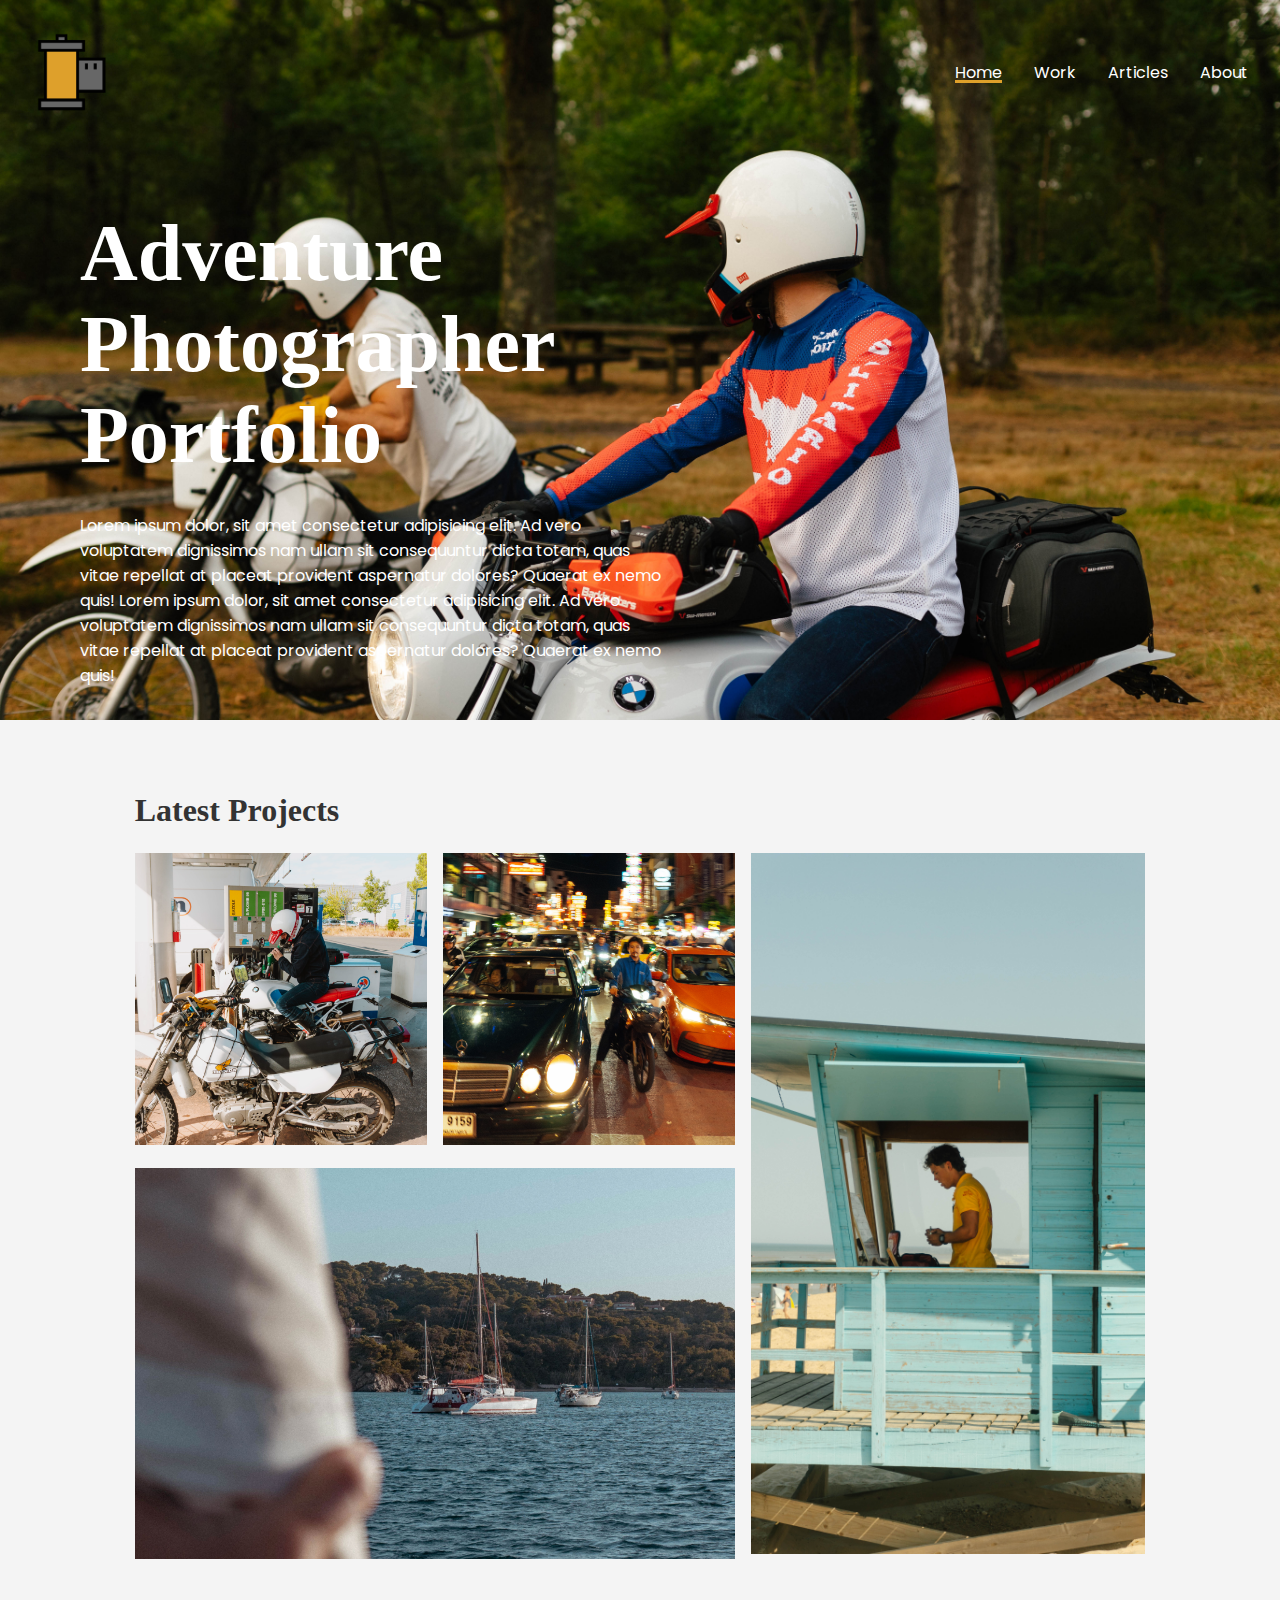
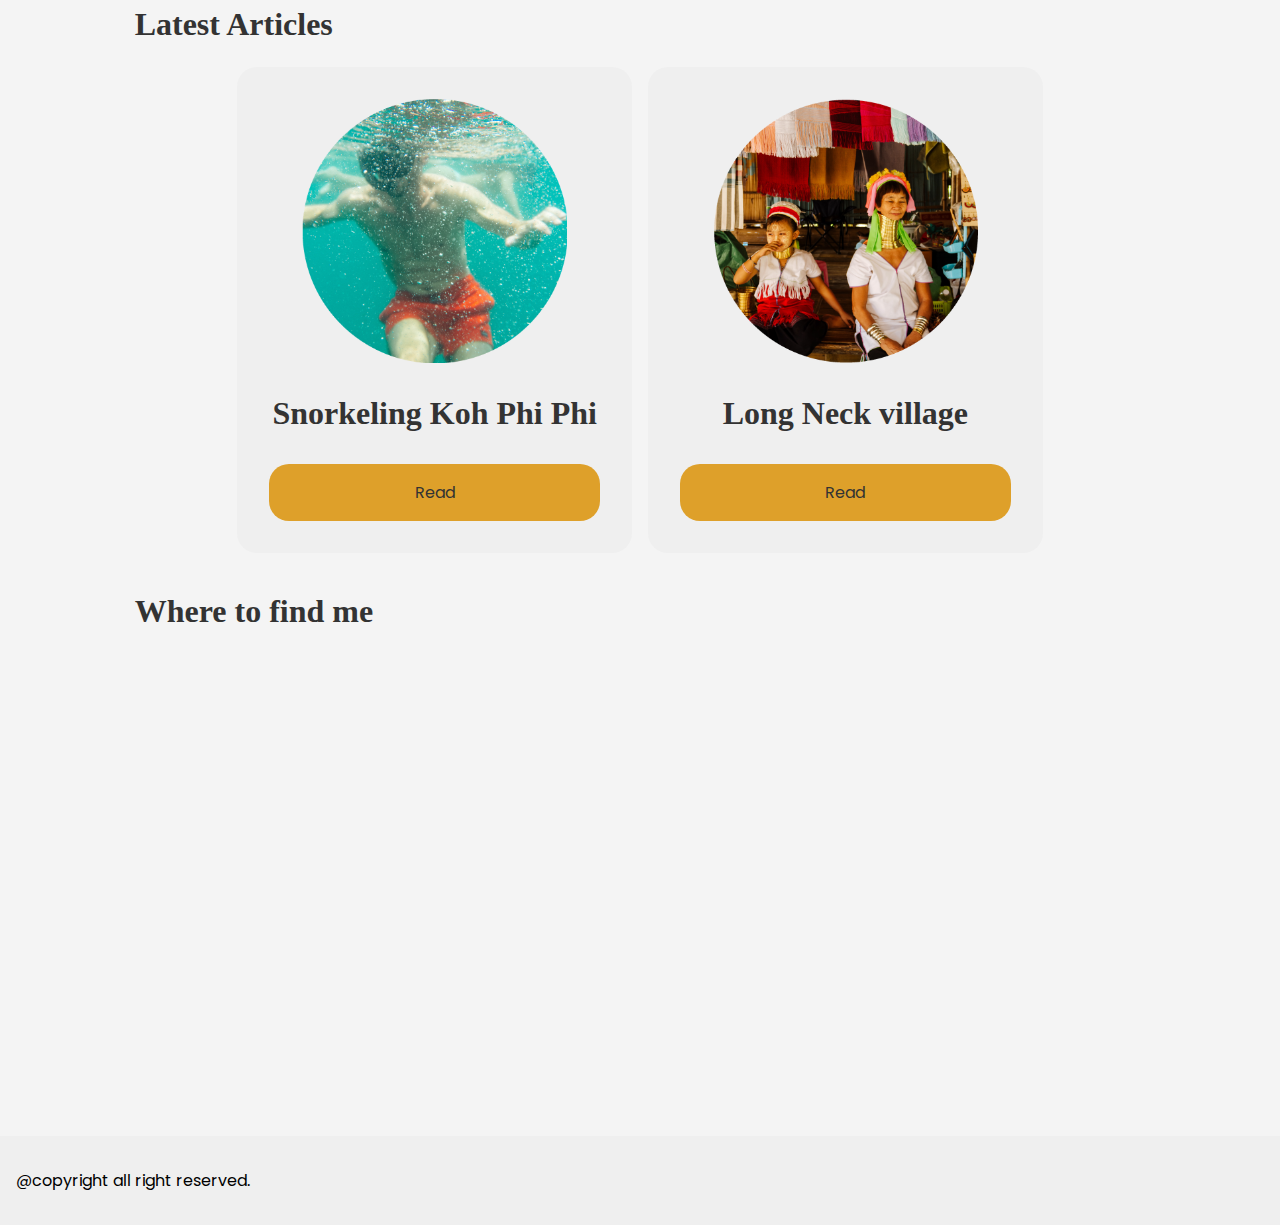
<file: index.html>
<!DOCTYPE html>
<html lang="en">
<head>
    <meta charset="UTF-8">
    <meta name="viewport" content="width=device-width, initial-scale=1.0">
    <title>Adventure Photographer TH</title>
    <link rel="stylesheet" href="style.css">
    <link rel="preconnect" href="https://fonts.googleapis.com">
    <link rel="preconnect" href="https://fonts.gstatic.com" crossorigin>
    <link href="https://fonts.googleapis.com/css2?family=Poppins:ital,wght@0,100;0,200;0,300;0,400;0,500;0,600;0,700;0,800;0,900;1,100;1,200;1,300;1,400;1,500;1,600;1,700;1,800;1,900&display=swap" rel="stylesheet">
    <link rel="preconnect" href="https://fonts.googleapis.com">
    <link rel="preconnect" href="https://fonts.gstatic.com" crossorigin>
    <link href="https://fonts.googleapis.com/css2?family=Alfa+Slab+One&family=Jomhuria&family=Poppins:ital,wght@0,100;0,200;0,300;0,400;0,500;0,600;0,700;0,800;0,900;1,100;1,200;1,300;1,400;1,500;1,600;1,700;1,800;1,900&display=swap" rel="stylesheet">
</head>
<body>
    <header>
        <nav>
            <a href="index.html"><img src="images/logo.png" alt="Thomas Humbert logo"></a>
            <ul>
                <li class="selected"><a href="#">Home</a></li>
                <li><a href="https://www.instagram.com/tom.hmbrt/">Work</a></li>
                <li><a href="articles.html">Articles</a></li>
                <li><a href="about.html">About</a></li>
            </ul>
        </nav>
        <section>
            <h1>Adventure Photographer Portfolio</h1>
            <p>Lorem ipsum dolor, sit amet consectetur adipisicing elit.
               Ad vero voluptatem dignissimos nam ullam sit consequuntur dicta totam,
               quas vitae repellat at placeat provident aspernatur dolores? Quaerat ex nemo quis!
                Lorem ipsum dolor, sit amet consectetur adipisicing elit.
               Ad vero voluptatem dignissimos nam ullam sit consequuntur dicta totam,
               quas vitae repellat at placeat provident aspernatur dolores? Quaerat ex nemo quis!
            </p>
        </section>
    </header>
    <main>
        <section>
            <h2>Latest Projects</h2>
            <a href="https://www.instagram.com/tom.hmbrt/"><img src="images/img2.jpg" alt="motorcycle at gas pump"></a>
            <a href="https://www.instagram.com/tom.hmbrt/"><img src="images/img3.jpg" alt="bangkok by night"></a>
            <a href="https://www.instagram.com/tom.hmbrt/"><img src="images/img4.jpg" alt="lifeguard station on the beach"></a>
            <a href="https://www.instagram.com/tom.hmbrt/"><img src="images/img8.jpg" alt="two offroad motorcycle"></a>
        </section>
        <section class="articles">
            <h2>Latest Articles</h2>
            <article>
                <img src="images/img6.png" alt="#">
                <h3>Snorkeling Koh Phi Phi</h3>
                <a href="article1.html">Read</a>
            </article>
            <article>
                <img src="images/img7.png" alt="#">
                <h3>Long Neck village</h3>
                <a href="article1.html">Read</a>
            </article>
        </section>
        <section>
            <h2>Where to find me</h2>
            <iframe src="https://www.google.com/maps/embed?pb=!1m14!1m12!1m3!1d5096.873872497462!2d-0.5705960908944463!3d44.86905529290716!2m3!1f0!2f0!3f0!3m2!1i1024!2i768!4f13.1!5e1!3m2!1sfr!2sfr!4v1727723088338!5m2!1sfr!2sfr" width="600" height="450" style="border:0;" allowfullscreen="" loading="lazy" referrerpolicy="no-referrer-when-downgrade"></iframe>
        </section>
    </main>
    <footer>
        <p>@copyright all right reserved.</p>
    </footer>
</body>
</html>
</file>
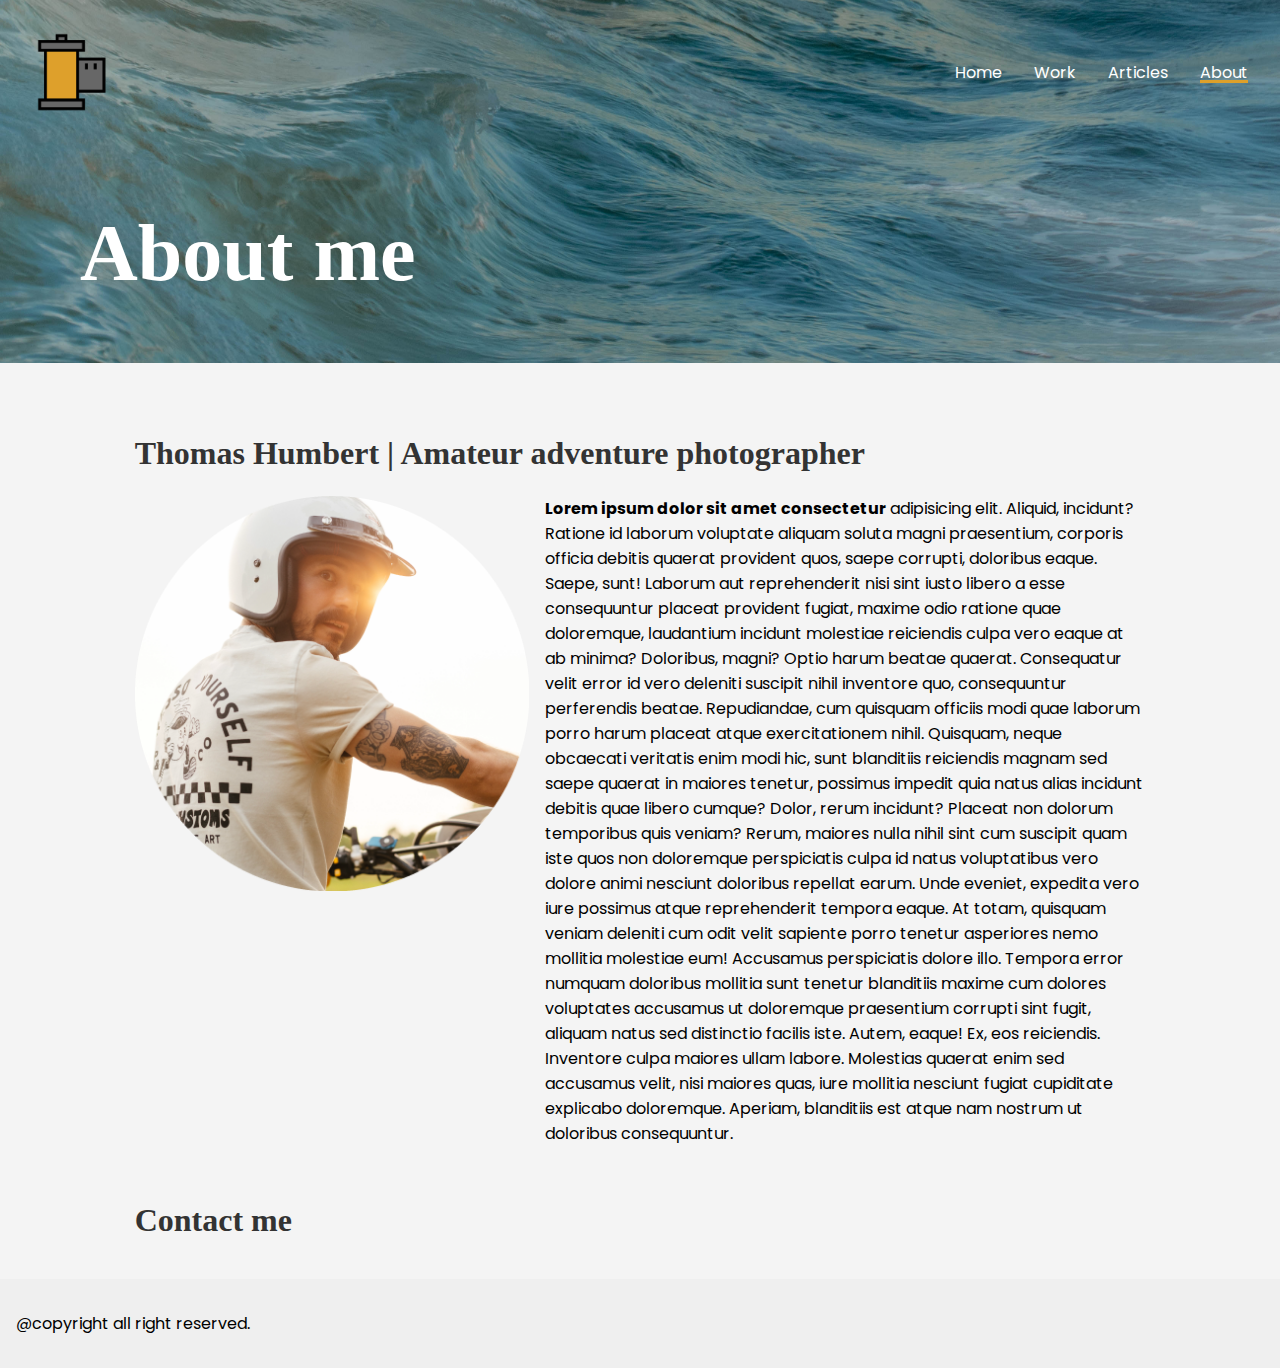
<file: about.html>
<!DOCTYPE html>
<html lang="en">
<head>
    <meta charset="UTF-8">
    <meta name="viewport" content="width=device-width, initial-scale=1.0">
    <title>Adventure Photographer TH</title>
    <link rel="stylesheet" href="style.css">
    <link rel="preconnect" href="https://fonts.googleapis.com">
    <link rel="preconnect" href="https://fonts.gstatic.com" crossorigin>
    <link href="https://fonts.googleapis.com/css2?family=Poppins:ital,wght@0,100;0,200;0,300;0,400;0,500;0,600;0,700;0,800;0,900;1,100;1,200;1,300;1,400;1,500;1,600;1,700;1,800;1,900&display=swap" rel="stylesheet">
    <link rel="preconnect" href="https://fonts.googleapis.com">
    <link rel="preconnect" href="https://fonts.gstatic.com" crossorigin>
    <link href="https://fonts.googleapis.com/css2?family=Alfa+Slab+One&family=Jomhuria&family=Poppins:ital,wght@0,100;0,200;0,300;0,400;0,500;0,600;0,700;0,800;0,900;1,100;1,200;1,300;1,400;1,500;1,600;1,700;1,800;1,900&display=swap" rel="stylesheet">
</head>
<body>
    <header class="about">
        <nav>
            <a href="index.html"><img src="images/logo.png" alt="Thomas Humbert logo"></a>
            <ul>
                <li><a href="index.html">Home</a></li>
                <li><a href="https://www.instagram.com/tom.hmbrt/">Work</a></li>
                <li><a href="articles.html">Articles</a></li>
                <li class="selected"><a href="about.html">About</a></li>
            </ul>
        </nav>
        <section>
            <h1>About me</h1>
        </section>
    </header>
    <main>
        <section class="text-img">
            <h2>Thomas Humbert | Amateur adventure photographer</h2>
            <img src="images/imgyo.png">
            <p><strong>Lorem ipsum dolor sit amet consectetur</strong> adipisicing elit. Aliquid, incidunt? Ratione id laborum voluptate aliquam soluta magni praesentium, corporis officia debitis quaerat provident quos, saepe corrupti, doloribus eaque. Saepe, sunt!
            Laborum aut reprehenderit nisi sint iusto libero a esse consequuntur placeat provident fugiat, maxime odio ratione quae doloremque, laudantium incidunt molestiae reiciendis culpa vero eaque at ab minima? Doloribus, magni?
            Optio harum beatae quaerat. Consequatur velit error id vero deleniti suscipit nihil inventore quo, consequuntur perferendis beatae. Repudiandae, cum quisquam officiis modi quae laborum porro harum placeat atque exercitationem nihil.
            Quisquam, neque obcaecati veritatis enim modi hic, sunt blanditiis reiciendis magnam sed saepe quaerat in maiores tenetur, possimus impedit quia natus alias incidunt debitis quae libero cumque? Dolor, rerum incidunt?
            Placeat non dolorum temporibus quis veniam? Rerum, maiores nulla nihil sint cum suscipit quam iste quos non doloremque perspiciatis culpa id natus voluptatibus vero dolore animi nesciunt doloribus repellat earum.
            Unde eveniet, expedita vero iure possimus atque reprehenderit tempora eaque. At totam, quisquam veniam deleniti cum odit velit sapiente porro tenetur asperiores nemo mollitia molestiae eum! Accusamus perspiciatis dolore illo.
            Tempora error numquam doloribus mollitia sunt tenetur blanditiis maxime cum dolores voluptates accusamus ut doloremque praesentium corrupti sint fugit, aliquam natus sed distinctio facilis iste. Autem, eaque! Ex, eos reiciendis.
            Inventore culpa maiores ullam labore. Molestias quaerat enim sed accusamus velit, nisi maiores quas, iure mollitia nesciunt fugiat cupiditate explicabo doloremque. Aperiam, blanditiis est atque nam nostrum ut doloribus consequuntur.
            </p>
        </section>
        <section>
            <h2>Contact me</h2>
        </section>
    </main>
    <footer>
        <p>@copyright all right reserved.</p>
    </footer>
</body>
</html>
</file>
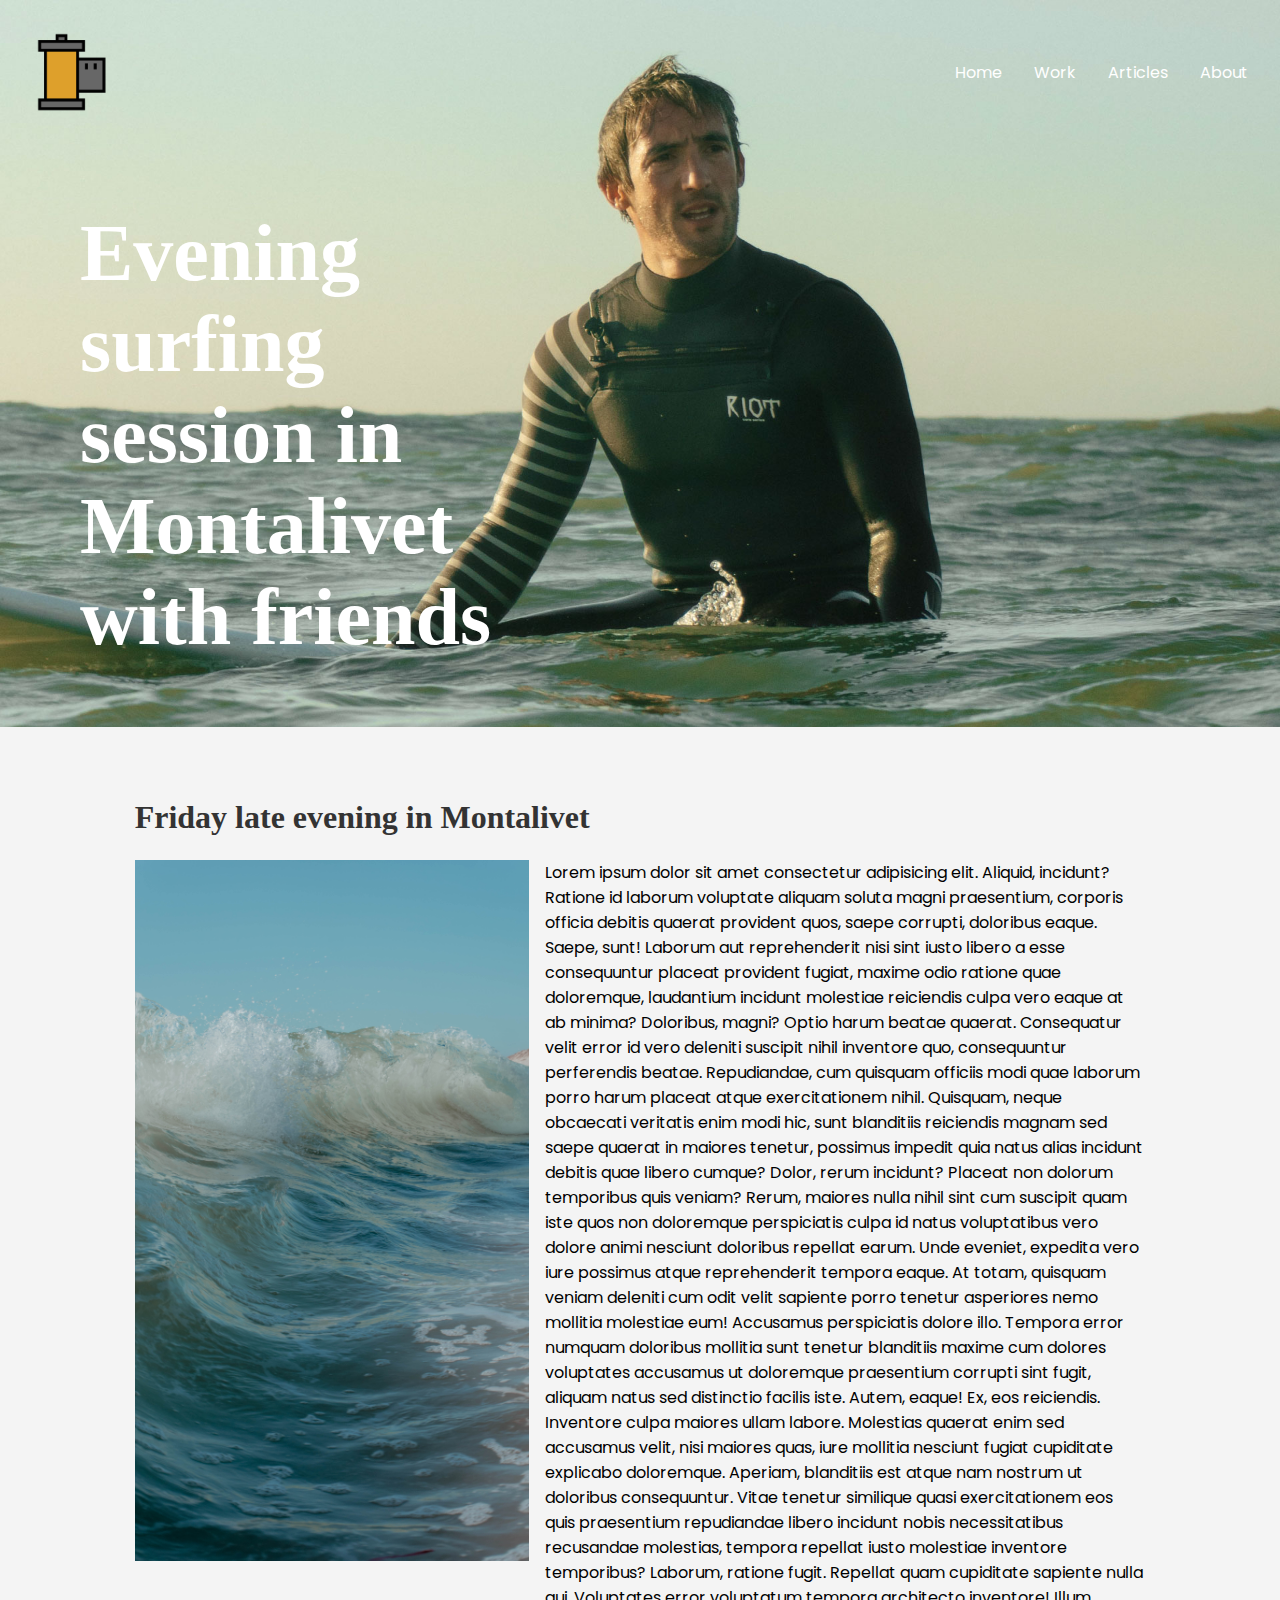
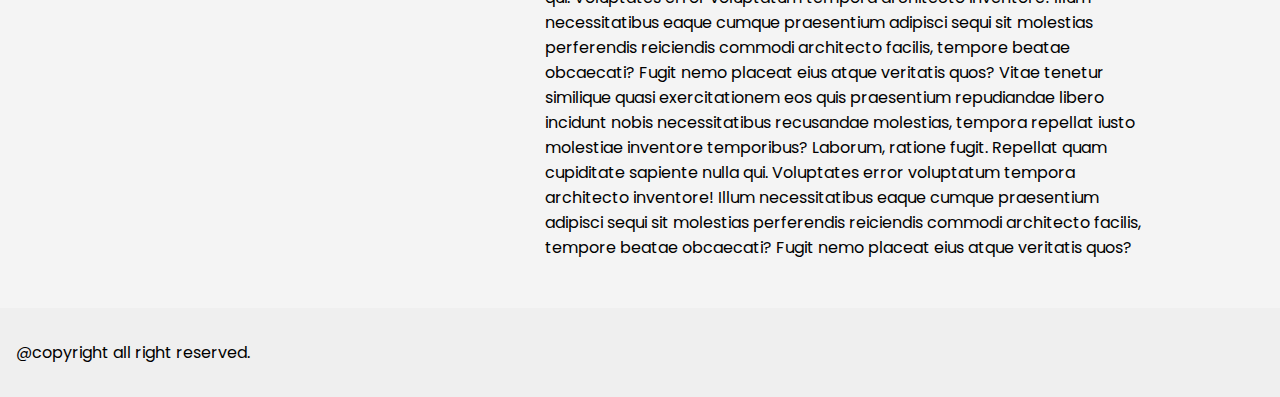
<file: article1.html>
<!DOCTYPE html>
<html lang="en">
<head>
    <meta charset="UTF-8">
    <meta name="viewport" content="width=device-width, initial-scale=1.0">
    <title>Adventure Photographer TH</title>
    <link rel="stylesheet" href="style.css">
    <link rel="preconnect" href="https://fonts.googleapis.com">
    <link rel="preconnect" href="https://fonts.gstatic.com" crossorigin>
    <link href="https://fonts.googleapis.com/css2?family=Poppins:ital,wght@0,100;0,200;0,300;0,400;0,500;0,600;0,700;0,800;0,900;1,100;1,200;1,300;1,400;1,500;1,600;1,700;1,800;1,900&display=swap" rel="stylesheet">
    <link rel="preconnect" href="https://fonts.googleapis.com">
    <link rel="preconnect" href="https://fonts.gstatic.com" crossorigin>
    <link href="https://fonts.googleapis.com/css2?family=Alfa+Slab+One&family=Jomhuria&family=Poppins:ital,wght@0,100;0,200;0,300;0,400;0,500;0,600;0,700;0,800;0,900;1,100;1,200;1,300;1,400;1,500;1,600;1,700;1,800;1,900&display=swap" rel="stylesheet">
</head>
<body>
    <header class="article1">
        <nav>
            <a href="index.html"><img src="images/logo.png" alt="ADV photo"></a>
            <ul>
                <li><a href="index.html">Home</a></li>
                <li><a href="https://www.instagram.com/tom.hmbrt/">Work</a></li>
                <li><a href="articles.html">Articles</a></li>
                <li><a href="about.html">About</a></li>
            </ul>
        </nav>
        <section>
            <h1>Evening surfing session in Montalivet with friends</h1>
        </section>
    </header>
    <main>
        <section class="text-img">
            <h2>Friday late evening in Montalivet</h2>
            <img src="images/img12.jpg">
            <p>Lorem ipsum dolor sit amet consectetur adipisicing elit. Aliquid, incidunt? Ratione id laborum voluptate aliquam soluta magni praesentium, corporis officia debitis quaerat provident quos, saepe corrupti, doloribus eaque. Saepe, sunt!
            Laborum aut reprehenderit nisi sint iusto libero a esse consequuntur placeat provident fugiat, maxime odio ratione quae doloremque, laudantium incidunt molestiae reiciendis culpa vero eaque at ab minima? Doloribus, magni?
            Optio harum beatae quaerat. Consequatur velit error id vero deleniti suscipit nihil inventore quo, consequuntur perferendis beatae. Repudiandae, cum quisquam officiis modi quae laborum porro harum placeat atque exercitationem nihil.
            Quisquam, neque obcaecati veritatis enim modi hic, sunt blanditiis reiciendis magnam sed saepe quaerat in maiores tenetur, possimus impedit quia natus alias incidunt debitis quae libero cumque? Dolor, rerum incidunt?
            Placeat non dolorum temporibus quis veniam? Rerum, maiores nulla nihil sint cum suscipit quam iste quos non doloremque perspiciatis culpa id natus voluptatibus vero dolore animi nesciunt doloribus repellat earum.
            Unde eveniet, expedita vero iure possimus atque reprehenderit tempora eaque. At totam, quisquam veniam deleniti cum odit velit sapiente porro tenetur asperiores nemo mollitia molestiae eum! Accusamus perspiciatis dolore illo.
            Tempora error numquam doloribus mollitia sunt tenetur blanditiis maxime cum dolores voluptates accusamus ut doloremque praesentium corrupti sint fugit, aliquam natus sed distinctio facilis iste. Autem, eaque! Ex, eos reiciendis.
            Inventore culpa maiores ullam labore. Molestias quaerat enim sed accusamus velit, nisi maiores quas, iure mollitia nesciunt fugiat cupiditate explicabo doloremque. Aperiam, blanditiis est atque nam nostrum ut doloribus consequuntur.
            Vitae tenetur similique quasi exercitationem eos quis praesentium repudiandae libero incidunt nobis necessitatibus recusandae molestias, tempora repellat iusto molestiae inventore temporibus? Laborum, ratione fugit. Repellat quam cupiditate sapiente nulla qui.
            Voluptates error voluptatum tempora architecto inventore! Illum necessitatibus eaque cumque praesentium adipisci sequi sit molestias perferendis reiciendis commodi architecto facilis, tempore beatae obcaecati? Fugit nemo placeat eius atque veritatis quos?
            Vitae tenetur similique quasi exercitationem eos quis praesentium repudiandae libero incidunt nobis necessitatibus recusandae molestias, tempora repellat iusto molestiae inventore temporibus? Laborum, ratione fugit. Repellat quam cupiditate sapiente nulla qui.
            Voluptates error voluptatum tempora architecto inventore! Illum necessitatibus eaque cumque praesentium adipisci sequi sit molestias perferendis reiciendis commodi architecto facilis, tempore beatae obcaecati? Fugit nemo placeat eius atque veritatis quos?
            </p>
        </section>
    </main>
    <footer>
        <p>@copyright all right reserved.</p>
    </footer>
</body>
</html>
</file>
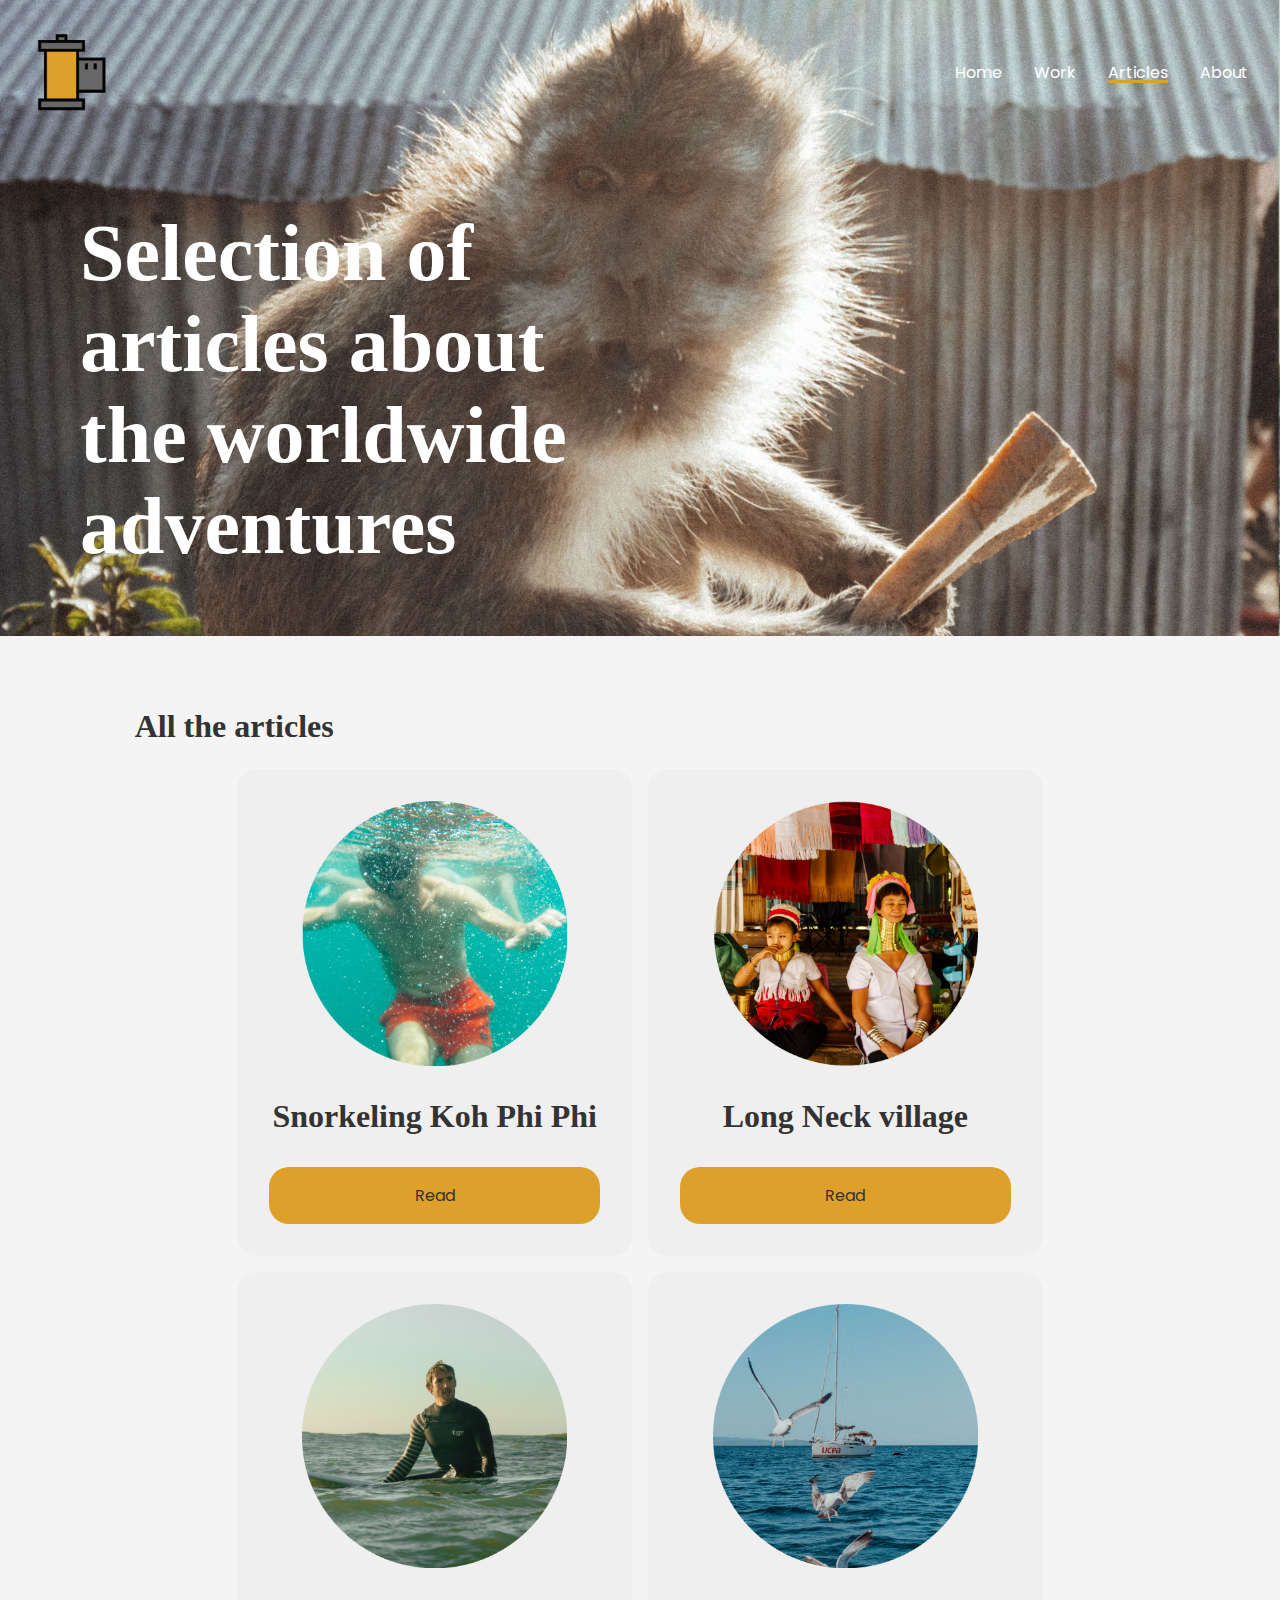
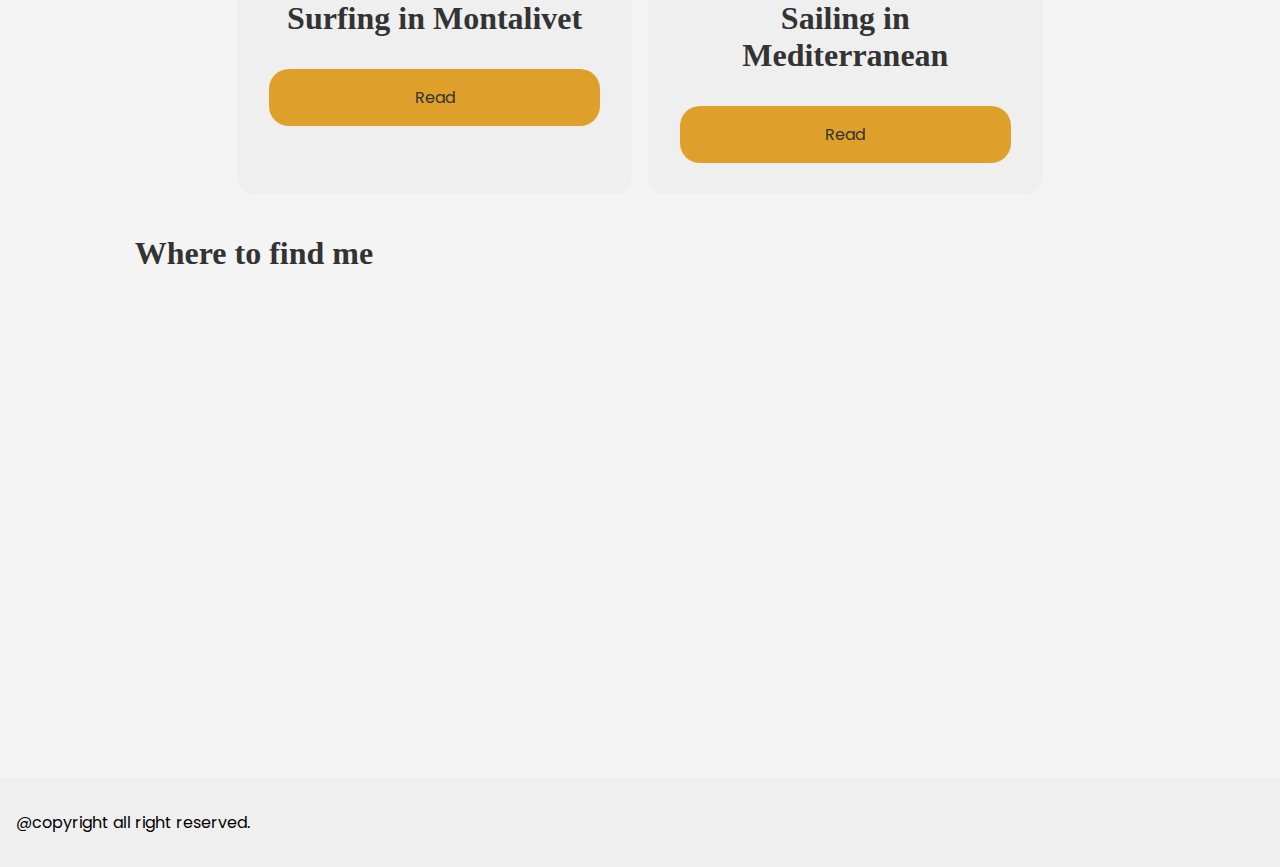
<file: articles.html>
<!DOCTYPE html>
<html lang="en">
<head>
    <meta charset="UTF-8">
    <meta name="viewport" content="width=device-width, initial-scale=1.0">
    <title>Adventure Photographer TH</title>
    <link rel="stylesheet" href="style.css">
    <link rel="preconnect" href="https://fonts.googleapis.com">
    <link rel="preconnect" href="https://fonts.gstatic.com" crossorigin>
    <link href="https://fonts.googleapis.com/css2?family=Poppins:ital,wght@0,100;0,200;0,300;0,400;0,500;0,600;0,700;0,800;0,900;1,100;1,200;1,300;1,400;1,500;1,600;1,700;1,800;1,900&display=swap" rel="stylesheet">
    <link rel="preconnect" href="https://fonts.googleapis.com">
    <link rel="preconnect" href="https://fonts.gstatic.com" crossorigin>
    <link href="https://fonts.googleapis.com/css2?family=Alfa+Slab+One&family=Jomhuria&family=Poppins:ital,wght@0,100;0,200;0,300;0,400;0,500;0,600;0,700;0,800;0,900;1,100;1,200;1,300;1,400;1,500;1,600;1,700;1,800;1,900&display=swap" rel="stylesheet">
</head>
<body>
    <header class="articles">
        <nav>
            <a href="index.html"><img src="images/logo.png" alt="Thomas Humbert logo"></a>
            <ul>
                <li><a href="index.html">Home</a></li>
                <li><a href="https://www.instagram.com/tom.hmbrt/">Work</a></li>
                <li class="selected"><a href="#">Articles</a></li>
                <li><a href="about.html">About</a></li>
            </ul>
        </nav>
        <section>
            <h1>Selection of articles about the&nbsp;worldwide adventures </h1>
        </section>
    </header>
    <main>
        <section class="articles">
            <h2>All the articles</h2>
            <article>
                <img src="images/img6.png" alt="#">
                <h3>Snorkeling Koh Phi Phi</h3>
                <a href="article1.html">Read</a>
            </article>
            <article>
                <img src="images/img7.png" alt="#">
                <h3>Long Neck village</h3>
                <a href="article1.html">Read</a>
            </article>
            <article>
                <img src="images/img10.png" alt="#">
                <h3>Surfing in Montalivet</h3>
                <a href="article1.html">Read</a>
            </article>
            <article>
                <img src="images/img9.png" alt="#">
                <h3>Sailing in Mediterranean</h3>
                <a href="article1.html">Read</a>
            </article>
        </section>
        <section>
            <h2>Where to find me</h2>
            <iframe src="https://www.google.com/maps/embed?pb=!1m14!1m12!1m3!1d5096.873872497462!2d-0.5705960908944463!3d44.86905529290716!2m3!1f0!2f0!3f0!3m2!1i1024!2i768!4f13.1!5e1!3m2!1sfr!2sfr!4v1727723088338!5m2!1sfr!2sfr" width="600" height="450" style="border:0;" allowfullscreen="" loading="lazy" referrerpolicy="no-referrer-when-downgrade"></iframe>
        </section>
    </main>
    <footer>
        <p>@copyright all right reserved.</p>
    </footer>
</body>
</html>
</file>
<file: style.css>
* {
    box-sizing: border-box;
  }
body {
    font-family: "poppins", sans-serif;
    margin: 0;
    padding: 0;
    background-color: #f4f4f4;
}
header {
    background-image: url('images/img1.jpg'); 
    background-size: cover; 
    background-position: center; 
    background-repeat: no-repeat; 
    width: 100%;
    height: auto;
    display: flex;
    flex-direction: column;
    justify-content: center;
    padding: 2rem;
}
header.article1 {
    background-image: url('images/img11.jpg');
}
header.articles {
    background-image: url('images/img13.jpg');
}
header.about {
    background-image: url('images/img12.jpg');
}
header section p {
    display: none;
}
nav {
    display: flex;
    flex-direction: column;
    align-items: center;
}
nav a {
    display: flex;
    justify-content: center;
}
nav a:hover {
    transition: 0.5s ease, transform 0.5s ease;
    color: #DEA02A;
}
nav a img {
    width: 20%;
}
nav ul li.selected {
    text-decoration: underline #DEA02A 3px;
}
ul {
    list-style-type: none;
    display: flex;
    justify-content: center;
    gap: 2rem;
    padding: 0;
}
ul li a {
    text-decoration: none;
    color: #fff;
}
header section {
    display: grid;
    grid-template-columns: 1fr 1fr;
    margin: 0 0 0 2rem;
    color: #fff;
}
h1 {
    font-family: "Johmuria", serif;
    font-size: 3rem;
    font-weight: bold;
    max-width: 12ch;
    margin: 5rem 0;
    align-self: center;
    grid-column: span 2;
}

h2 {
    font-family: "Johmuria", serif;
    font-size: 2rem;
    font-weight: bold;
    color: #333;
    grid-column: span 12;
    margin: 2.5rem 0 0.5rem 0;
}
main {
    margin: 2rem;
}
main section {
    display: grid;
    grid-template-columns: repeat(12, 1fr);

    gap: 1rem;

}

main section img {
    width: 100%;
}
main section a {
    width: 100%;
    grid-column: span 12;
}
main section article {
    background-color: #efefef;
    border-radius: 20px;
    grid-column: span 12;
    display: flex;
    flex-direction: column;
    align-items: center;
    padding: 2rem;
}
main section article h3 {
    font-family: "Johmuria", serif;
    font-size: 2rem;
    font-weight: bold;
    color: #333;
    grid-column: span 12;
    text-align: center;
}
main section article img {
    width: 80%;
}
main section article a {
    background-color: #DEA02A;
    color: #333;
    text-align: center;
    text-decoration: none;
    padding: 1rem;
    border-radius: 20px;
}
main section article a:hover {
    background-color: #c17d00;
    transition: 0.5s ease, transform 0.5s ease;
}
main section iframe {
    width: 100%;
    grid-column: span 12;
}
footer {
    background-color: #efefef;
    padding: 1rem;
}

@media screen and (min-width: 768px) {

    header nav {
        flex-direction: row;
        justify-content: space-between;
    }
    header nav a {
        display: inherit;
        justify-content: left;
    }
    header section {
        margin: 0 0 0 3rem;
    }
    header section p {
        max-width: 50ch;
        align-self: center;
        display: contents;
    }
    h1 {
        font-family: "Johmuria", serif;
        font-size: 5rem;
        font-weight: bold;
        max-width: 12ch;
        margin: 6rem 0 2rem 0;
        align-self: center;
        grid-column: span 2;
    }
    main section h2 {
        grid-area: 1 / 2 / 2 / 12;
    }
    main section a:nth-child(2) {
        grid-area: 2 / 2 / 3 / 5;
    }
    main section a:nth-child(3) {
        grid-area: 2 / 5 / 3 / 8;
    }
    main section a:nth-child(4) {
        grid-area: 2 / 8 / 4 / 12;
    }
    main section a:nth-child(5) {
        grid-area: 3 / 2 / 4 / 8;
    }
    main section.articles h2 {
        grid-column-start: 2;
        grid-column-end: 11;
    }
    main section.articles article:nth-of-type(1) {
        grid-column-start: 3;
        grid-column-end: 7;
    }
    main section.articles article:nth-of-type(2) {
        grid-column-start: 7;
        grid-column-end: 11;
    }
    main section.articles article:nth-of-type(3) {
        grid-column-start: 3;
        grid-column-end: 7;
    }
    main section.articles article:nth-of-type(4) {
        grid-column-start: 7;
        grid-column-end: 11;
    }
    main section.text-img p {
        grid-area: 2 / 6 / 3 / 12;
        margin-top: 0;
    }
    main section.text-img img {
        grid-area: 2 / 2 / 3 / 6;
        
    }
    
}
</file>
